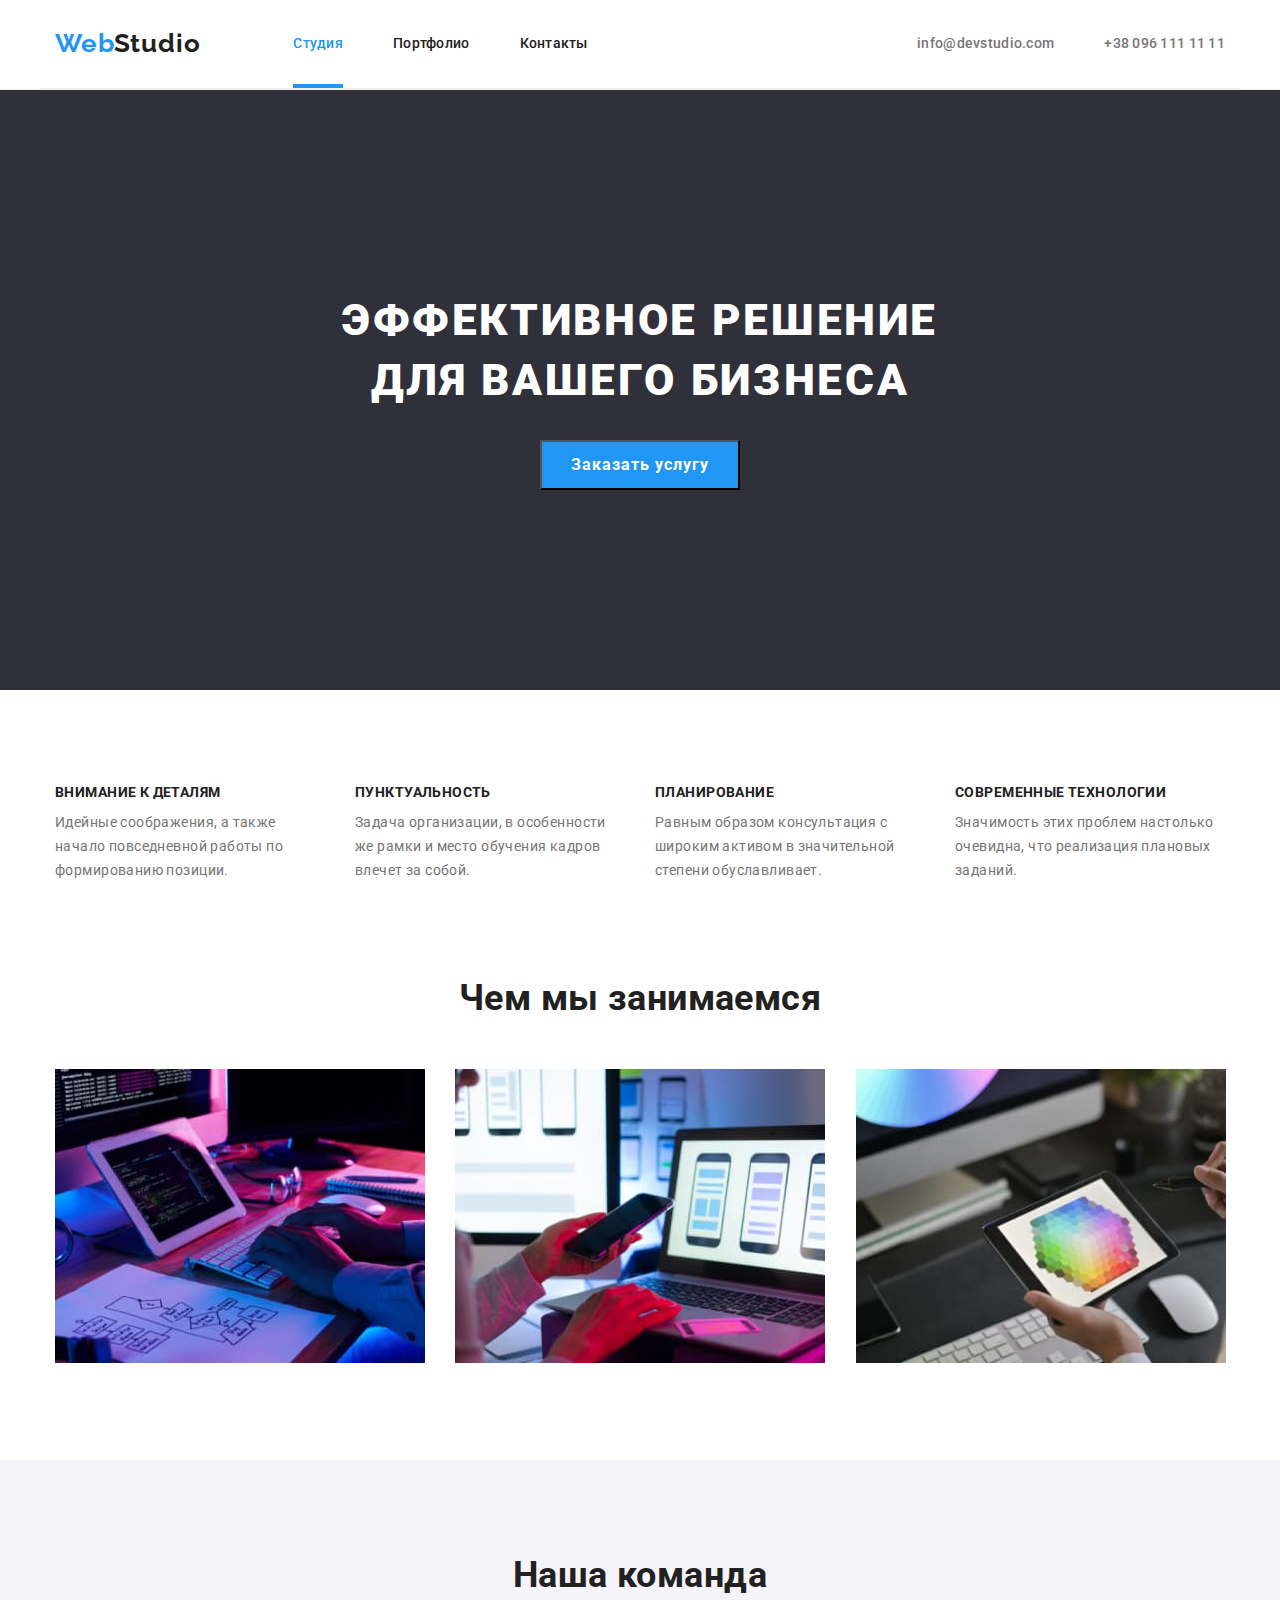
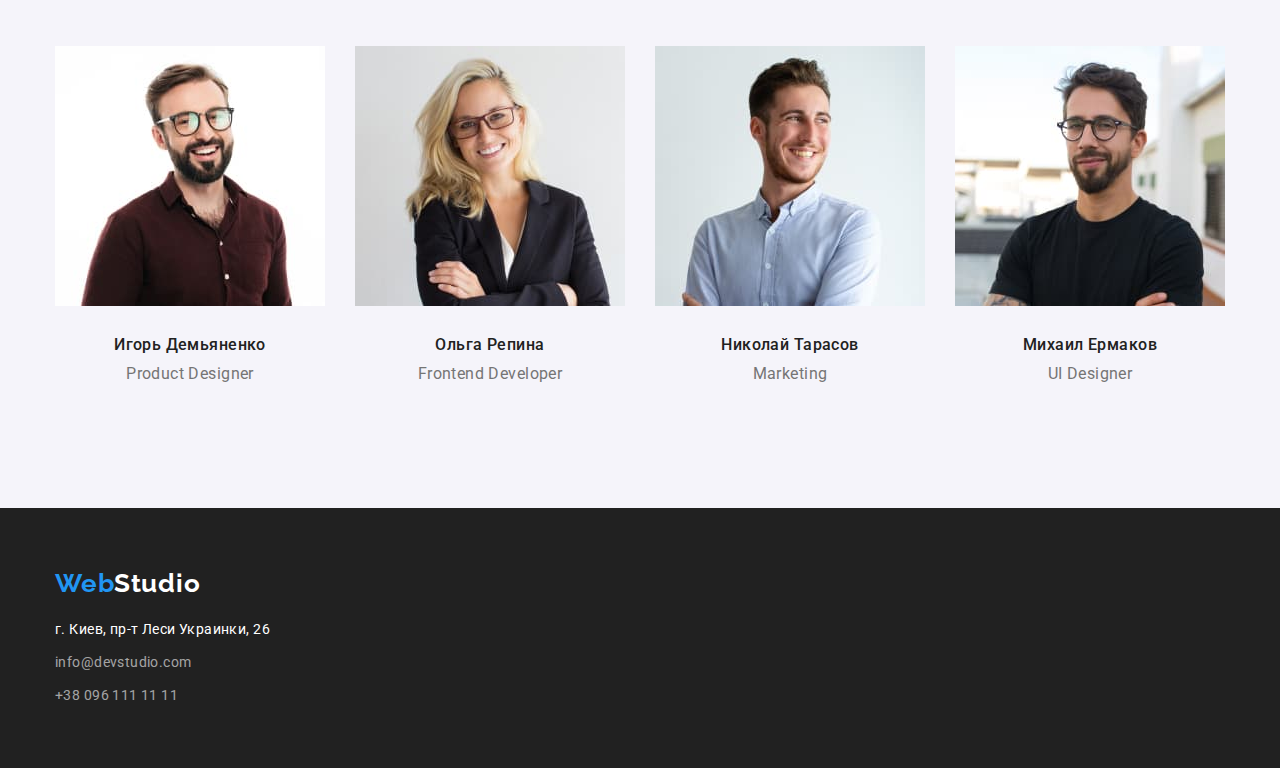
<file: index.html>
<!DOCTYPE html>
<html lang="ru">

<head>
    <meta charset="UTF-8">
    <meta http-equiv="X-UA-Compatible" content="IE=edge">
    <meta name="viewport" content="width=device-width, initial-scale=1.0">
    <title>homework#3</title>
    <link
        href="https://fonts.googleapis.com/css2?family=Raleway:wght@700&family=Roboto:wght@400;500;700;900&display=swap"
        rel="stylesheet">
    <link rel="stylesheet"
        href="https://cdnjs.cloudflare.com/ajax/libs/modern-normalize/1.1.0/modern-normalize.min.css">
    <link rel="stylesheet" href="./css/style.css" />

</head>

<body class="page">
    <!-- Шапка -->
    <header class="header">
        <div class="container header">
            <nav class="site-nav">
                <a class="logo" href="">
                    <span class="logo-accent">Web</span>
                    <span class="logo-black">Studio</span>
                </a>

                <ul class="link-list">
                    <li><a id="studio" class="link" href="./index.html">Студия</a></li>
                    <li><a class="link" href="./portfolio.html">Портфолио</a></li>
                    <li><a class="link" href="./index.html">Контакты</a></li>
                </ul>
            </nav>
            <ul class="contact">
                <li><a class="contact-link" href="mailto:info@devstudio.com">info@devstudio.com</a></li>
                <li><a class="contact-link" href="tel:+380961111111">+38 096 111 11 11</a></li>
            </ul>
        </div>
    </header>

    <main>
        <!-- Герой -->
        <section class="hero">
            <div class="container">
                <h1 class="hero-title">
                    ЭФФЕКТИВНОЕ РЕШЕНИЕ ДЛЯ ВАШЕГО БИЗНЕСА
                </h1>

                <button class="button" type="button">
                    Заказать услугу
                </button>
            </div>
        </section>

        <!--Особенности  features-->
        <section class="section features">
            <div class="container">
                <h2 class="section-title hidden">Преимущества</h2>
                <ul class="features-list">
                    <li>
                        <h3 class="title">ВНИМАНИЕ К ДЕТАЛЯМ</h3>

                        <p>Идейные соображения, а также начало повседневной работы по формированию позиции.</p>
                    </li>
                    <li>
                        <h3 class="title">ПУНКТУАЛЬНОСТЬ</h3>

                        <p>Задача организации, в особенности же рамки и место обучения кадров влечет за собой.</p>
                    </li>
                    <li>
                        <h3 class="title">ПЛАНИРОВАНИЕ</h3>

                        <p>Равным образом консультация с широким активом в значительной степени обуславливает.</p>
                    </li>
                    <li>
                        <h3 class="title">СОВРЕМЕННЫЕ ТЕХНОЛОГИИ</h3>

                        <p>Значимость этих проблем настолько очевидна, что реализация плановых заданий.</p>
                    </li>
                </ul>
            </div>
        </section>

        <!-- Чем занимаемся? -->
        <section class="section work">
            <div class="container">
                <h2 class="section-title">Чем мы занимаемся</h2>
                <ul class="work-list">
                    <li>
                        <img src="./images/whatwedoing1.jpg" alt="Работник пишет код" width="370">
                    </li>
                    <li>
                        <img src="./images/whatwedoing2.jpg" alt="Работник создает инетрфейс" width="370">
                    </li>
                    <li>
                        <img src="./images/whatwedoing3.jpg" alt="Работник подбирает цвет" width="370">
                    </li>
                </ul>
            </div>
        </section>

        <!-- Наша команда -->
        <section class="section staff">
            <div class="container">
                <h2 class="section-title">Наша команда</h2>
                <ul class="staff-name">
                    <li>
                        <img src="./images/team1.jpg" alt="Фото работника" width="270">
                        <div class="staff-box">
                            <h3 class="name">Игорь Демьяненко</h3>
                            <p class="position">Product Designer</p>
                        </div>
                    </li>
                    <li>
                        <img src="./images/team2.jpg" alt="Фото работника" width="270">
                        <div class="staff-box">
                            <h3 class="name">Ольга Репина</h3>
                            <p class="position">Frontend Developer</p>
                        </div>
                    </li>
                    <li>
                        <img src="./images/team3.jpg" alt="Фото работника" width="270">
                        <div class="staff-box">
                            <h3 class="name">Николай Тарасов</h3>
                            <p class="position">Marketing</p>
                        </div>
                    </li>
                    <li>
                        <img src="./images/team4.jpg" alt="Фото работника" width="270">
                        <div class="staff-box">
                            <h3 class="name">Михаил Ермаков</h3>
                            <p class="position">UI Designer</p>
                        </div>
                    </li>
                </ul>
            </div>
        </section>
    </main>

    <footer class="page-footer">
        <div class="container">
            <a class="logo-footer" href="">
                <span class="logo-accent">Web</span>
                <span class="logo-white">Studio</span>
            </a>

            <address>
                <ul class="adress-list">
                    <li><a class="text-info" href="" rel="noopener noreferrer" target="_blank">г. Киев, пр-т Леси
                            Украинки, 26</a></li>
                    <li>
                        <a class="info" href="mailto:info@devstudio.com">info@devstudio.com</a>
                    </li>
                    <li>
                        <a class="info" href="tel:+380961111111">+38 096 111 11 11</a>
                    </li>
                </ul>
            </address>
        </div>
    </footer>
</body>

</html>
</file>
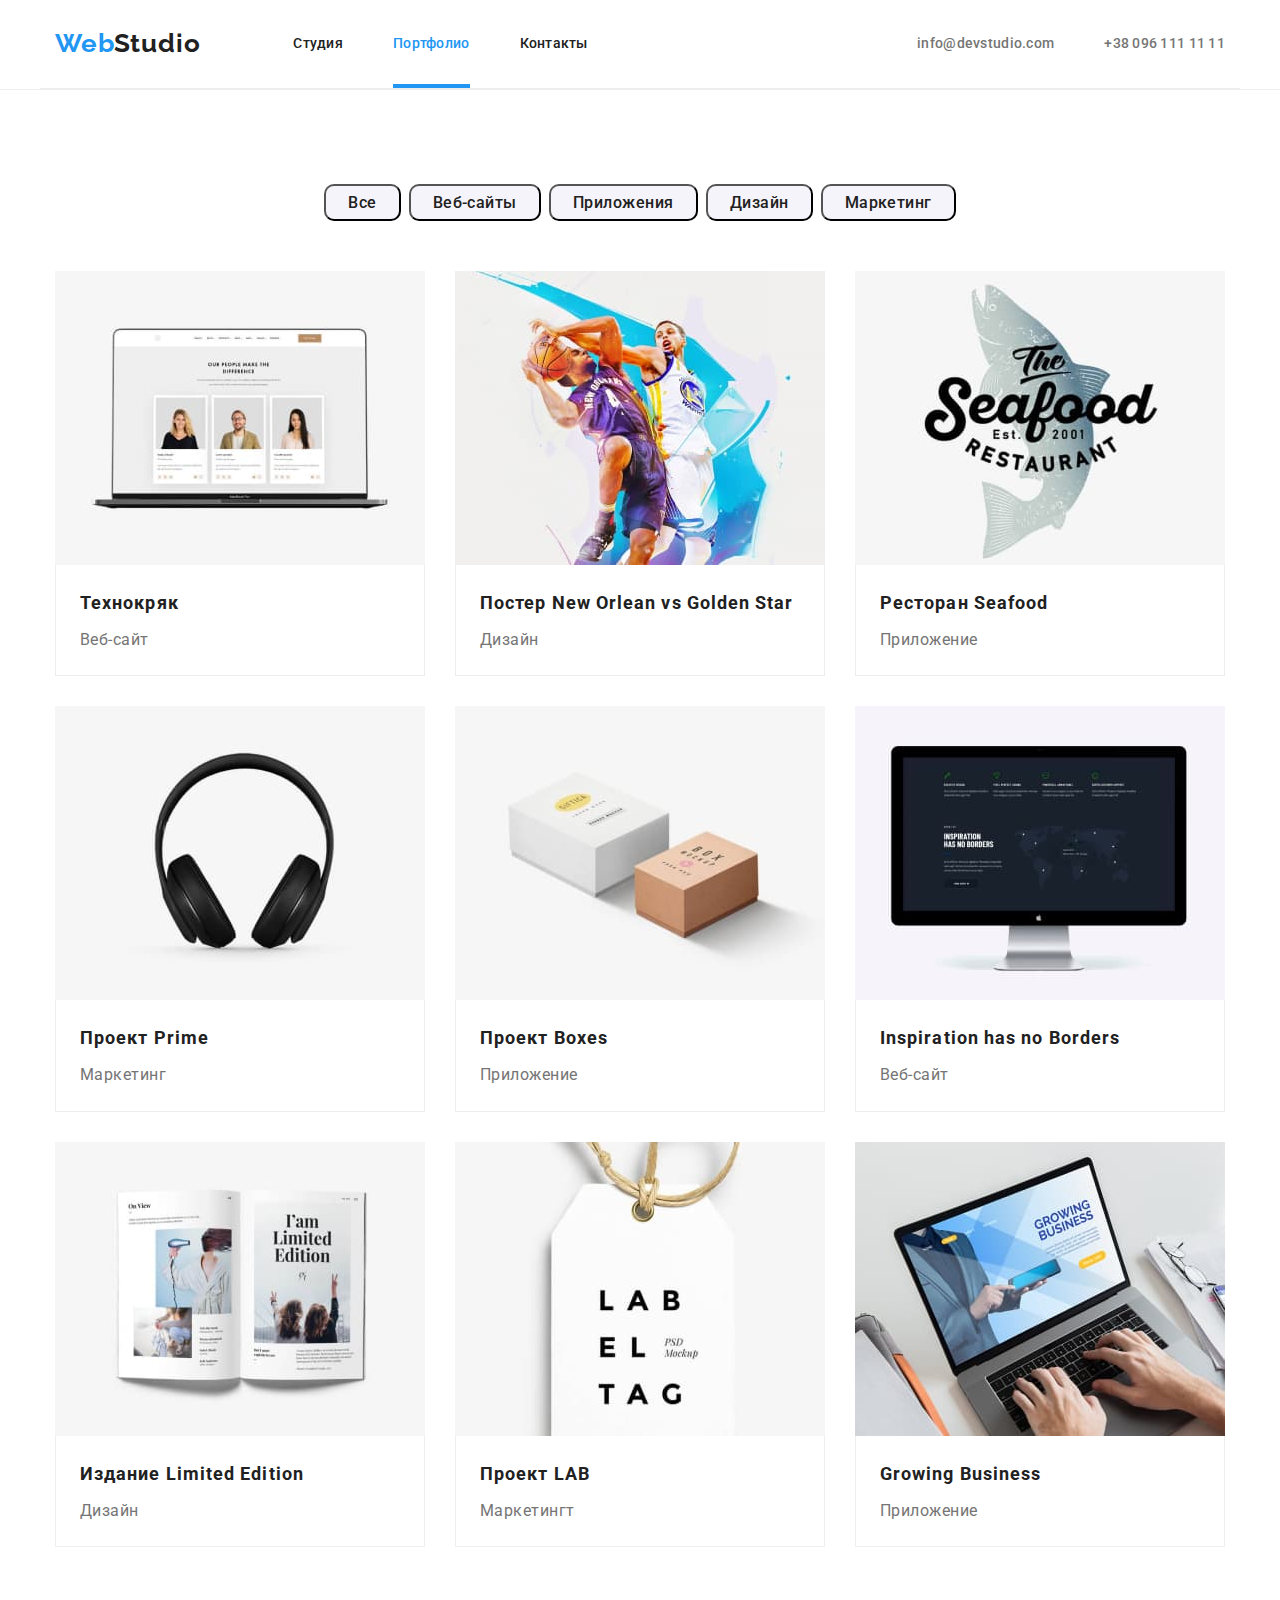
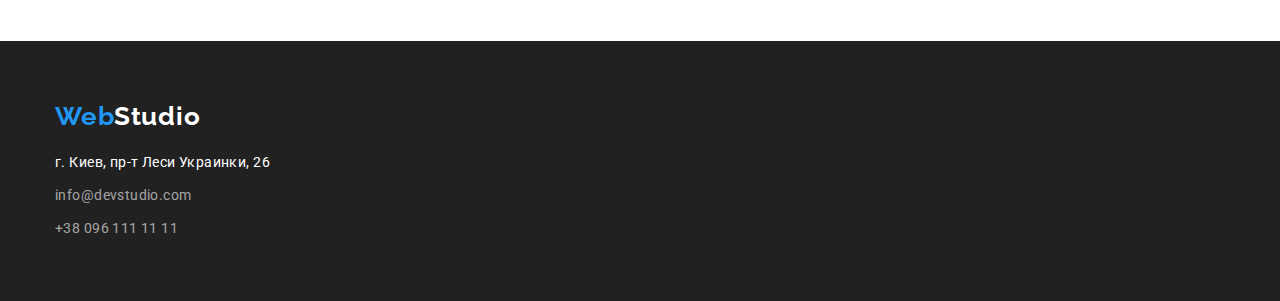
<file: portfolio.html>
<!DOCTYPE html>
<html lang="ru">

<head>
    <meta charset="UTF-8">
    <meta http-equiv="X-UA-Compatible" content="IE=edge">
    <meta name="viewport" content="width=device-width, initial-scale=1.0">
    <title>homework#3</title>
    <link rel="stylesheet"
        href="https://fonts.googleapis.com/css2?family=Raleway:wght@700&family=Roboto:wght@400;500;700;900&display=swap">
    <link rel="stylesheet"
        href="https://cdnjs.cloudflare.com/ajax/libs/modern-normalize/1.1.0/modern-normalize.min.css">
    <link rel="stylesheet" href="./css/style.css" />

</head>

<body class="page">
    <!-- Шапка -->
    <header class="header">
        <div class="container header">
            <nav class="site-nav">
                <a class="logo" href="">
                    <span class="logo-accent">Web</span>
                    <span class="logo-black">Studio</span>
                </a>

                <ul class="link-list">
                    <li><a class="link" href="./index.html">Студия</a></li>
                    <li><a id="portfolio" class="link" href="./portfolio.html">Портфолио</a></li>
                    <li><a class="link" href="./index.html">Контакты</a></li>
                </ul>
            </nav>
            <ul class="contact">
                <li><a class="contact-link" href="mailto:info@devstudio.com">info@devstudio.com</a></li>
                <li><a class="contact-link" href="tel:+380961111111">+38 096 111 11 11</a></li>
            </ul>
        </div>
    </header>

    <main>
        <section class="section-project">
            <div class="container">
                <h1 class="section-title hidden">Фильтр</h1>
                <ul class="buttons-filter">
                    <li>
                        <button class="buttons" type="button">Все</button>
                    </li>
                    <li>
                        <button class="buttons" type="button">Веб-сайты</button>
                    </li>
                    <li>
                        <button class="buttons" type="button">Приложения</button>
                    </li>
                    <li>
                        <button class="buttons" type="button">Дизайн</button>
                    </li>
                    <li>
                        <button class="buttons" type="button">Маркетинг</button>
                    </li>
                </ul>

                <h1 class="section-title hidden">Наши работы</h1>
                <ul class="project-list">
                    <li>
                        <a href="./index.html">
                            <img src="./images/portfolio1.jpg" alt="Ноутбук" width="370" height="294">
                            <div class="text-box">
                                <h2 class="project-name">Технокряк</h2>
                                <p class="project-direction">Веб-сайт</p>
                            </div>
                        </a>
                    </li>
                    <li>
                        <a href="./index.html">
                            <img src="./images/portfolio2.jpg" alt="баскетбол" width="370" height="294">
                            <div class="text-box">
                                <h2 class="project-name">Постер New Orlean vs Golden Star</h2>
                                <p class="project-direction">Дизайн</p>
                            </div>
                        </a>
                    </li>
                    <li>
                        <a href="./index.html">
                            <img src="./images/portfolio3.jpg" alt="Рыба" width="370" height="294">
                            <div class="text-box">
                                <h2 class="project-name">Ресторан Seafood</h2>
                                <p class="project-direction">Приложение</p>
                            </div>
                        </a>
                    </li>
                    <li>
                        <a href="./index.html">
                            <img src="./images/portfolio4.jpg" alt="Наушники" width="370" height="294">
                            <div class="text-box">
                                <h2 class="project-name">Проект Prime</h2>
                                <p class="project-direction">Маркетинг</p>
                            </div>
                        </a>
                    </li>
                    <li>
                        <a href="./index.html">
                            <img src="./images/portfolio5.jpg" alt="Коробки" width="370" height="294">
                            <div class="text-box">
                                <h2 class="project-name">Проект Boxes</h2>
                                <p class="project-direction">Приложение</p>
                            </div>
                        </a>
                    </li>
                    <li>
                        <a href="./index.html">
                            <img src="./images/portfolio6.jpg" alt="Mac" width="370" height="294">
                            <div class="text-box">
                                <h2 class="project-name">Inspiration has no Borders</h2>
                                <p class="project-direction">Веб-сайт</p>
                            </div>
                        </a>
                    </li>
                    <li>
                        <a href="./index.html">
                            <img src="./images/portfolio7.jpg" alt="Журнал" width="370" height="294">
                            <div class="text-box">
                                <h2 class="project-name">Издание Limited Edition</h2>
                                <p class="project-direction">Дизайн</p>
                            </div>
                        </a>
                    </li>
                    <li>
                        <a href="./index.html">
                            <img src="./images/portfolio8.jpg" alt="Визитка" width="370" height="294">
                            <div class="text-box">
                                <h2 class="project-name">Проект LAB</h2>
                                <p class="project-direction">Маркетингт</p>
                            </div>
                        </a>
                    </li>
                    <li>
                        <a href="./index.html">
                            <img src="./images/portfolio9.jpg" alt="Человек" width="370" height="294">
                            <div class="text-box">
                                <h2 class="project-name">Growing Business</h2>
                                <p class="project-direction">Приложение</p>
                            </div>
                        </a>
                    </li>
                </ul>
            </div>
        </section>
    </main>


    <footer class="page-footer">
        <div class="container">
            <a class="logo-footer" href="">
                <span class="logo-accent">Web</span>
                <span class="logo-white">Studio</span>
            </a>

            <address>
                <ul class="adress-list">
                    <li><a class="text-info" href="" rel="noopener noreferrer" target="_blank">г. Киев, пр-т Леси
                            Украинки, 26</a></li>
                    <li>
                        <a class="info" href="mailto:info@devstudio.com">info@devstudio.com</a>
                    </li>
                    <li>
                        <a class="info" href="tel:+380961111111">+38 096 111 11 11</a>
                    </li>
                </ul>
            </address>
        </div>
    </footer>
</body>

</html>
</file>
<file: css/style.css>
:root {
    --title-text-color: #212121;
    --primari-text-color: #757575;
    --primari-white-color: #ffffff;
    --accent-color: #2196f3;
    --header-bgrcolor: #ececec;
    --hero-bgrcolor: #2f303a;
    --staff-bdrcolor: #f5f4fa;
    --contact-footer: #ffffff99;
    --hover-button: #188ce8;
    --border-box: #eeeeee;
}

.page {
    background-color: var(--primari-white-color);
    color: var(--primari-text-color);

    font-family: Roboto, sans-serif;
    font-weight: 400;
    font-size: 14px;
    line-height: 1.17;
    letter-spacing: 0.03em;
}

ul {
    list-style: none;
    padding-left: 0px;
    margin-top: 0px;
    margin-bottom: 0px;
}

p {
    margin-top: 0px;
    margin-bottom: 0px;
}

img {
    display: block;
}

/* Header */
.header {
    border-bottom: 1px solid var(--border-box);
}

.container {
    width: 1200px;
    padding-left: 15px;
    padding-right: 15px;
    margin-left: auto;
    margin-right: auto;
}

/* Site-nav */
.logo-accent {
    margin-right: -4px;
    color: var(--accent-color);
}

.logo-black {
    color: var(--title-text-color);
}

.logo-white {
    color: var(--primari-white-color);
}

.logo-accent,
.logo-black,
.logo-white {
    font-family: Raleway, sans-serif;
    font-weight: 700;
    font-size: 26px;
    line-height: 1.17;
    letter-spacing: 0.03em;
}

.logo {
    display: inline-block;
}

.container.header {
    display: flex;
    align-items: center;
}

.site-nav {
    display: flex;
    align-items: center;
}

.link-list,
.contact {
    display: flex;
    margin: 0px;
    padding: 0px;
}

.link-list {
    margin-left: 93px;
}

.link-list .link,
.contact .contact-link {
    display: block;
    padding-top: 32px;
    padding-bottom: 32px;
}

.site-nav .link {
    color: var(--title-text-color);
}

.link-list li+li {
    margin-left: 50px;
}

.site-nav .link:hover,
.site-nav .link:focus {
    color: var(--accent-color);
}

.link {
    position: relative;
}

.link::after {
    content: "";

    position: absolute;
    left: 0px;
    bottom: 0px;

    display: block;
    width: 100%;
    height: 4px;
    background-color: var(--accent-color);
    display: none;
}

#studio {
    color: var(--accent-color);
    /* border-bottom: 4px solid var(--accent-color);
  border-radius: 2px; */
}

#studio::after {
    display: block;
}

#portfolio {
    color: var(--accent-color);
    /* border-bottom: -4px solid var(--accent-color);
  border-radius: 2px; */
}

#portfolio::after {
    display: block;
}

/* Contact */

.contact-link {
    color: var(--primari-text-color);
}

.contact li+li {
    margin-left: 50px;
}

.contact {
    margin-left: auto;
}

.contact .contact-link:hover,
.contact .contact-link:focus {
    color: var(--accent-color);
}

.site-nav,
.contact {
    font-weight: 500;
    font-size: 14px;
    line-height: 1.7;
    letter-spacing: 0.02em;
}

a {
    text-decoration: none;
}

/* Hero */
.hero {
    padding-top: 200px;
    padding-bottom: 200px;
    text-align: center;

    background-color: var(--hero-bgrcolor);
}

.hero-title {
    color: var(--primari-white-color);
    font-weight: 900;
    font-size: 44px;
    line-height: 1.37;
    letter-spacing: 0.06em;
    width: 696px;
    margin: 0px auto 30px auto;
}

/* Section */
.work-list {
    padding-left: 0px;
}

h2 {
    font-weight: 700;
    font-size: 36px;
    text-align: center;
}

/* Features */
.section.features,
.section-project {
    padding-top: 94px;
    padding-bottom: 94px;
}

.section-title {
    color: var(--title-text-color);
    margin-top: 0px;
    margin-bottom: 50px;
    text-align: center;
}

.section-title.hidden {
    position: absolute;
    width: 1px;
    height: 1px;
    margin: -1px;
    border: 0;
    padding: 0;
    white-space: nowrap;
    clip-path: inset(100%);
    clip: rect(0 0 0 0);
    overflow: hidden;
}

.features-list {
    display: flex;
    padding-left: 0px;
}

.features-list li {
    width: 270px;
}

.features-list li:not(:nth-last-child(1)) {
    margin-right: 30px;
}

.features-list .title {
    color: var(--title-text-color);
    font-weight: 700;
    font-size: 14px;
    margin-top: 0px;
    margin-bottom: 10px;
}

.features-list p {
    line-height: 1.71;
}

/* Work */
.section.work {
    padding-bottom: 94px;
}

.work-list li {
    display: inline-block;
    margin-right: -3px;
}

.work-list li+li {
    margin-left: 30px;
}

/* Staff */
.section.staff {
    padding-top: 94px;
    padding-bottom: 94px;

    background-color: var(--staff-bdrcolor);
}

.staff-box {
    padding-top: 30px;
    padding-bottom: 30px;
}

.staff-name {
    display: flex;
    padding-left: 0px;
    margin-top: 0px;
    margin-bottom: 0px;
}

.staff-name li+li {
    margin-left: 30px;
}

.staff-name .name {
    color: var(--title-text-color);
    font-weight: 500;
    font-size: 16px;
    margin-top: 0px;
    margin-bottom: 10px;
    text-align: center;
}

.staff-name .position {
    font-size: 16px;
    text-align: center;
}

/* Footer */

.page-footer {
    padding-top: 60px;
    padding-bottom: 60px;

    background-color: var(--title-text-color);
}

.logo-footer {
    display: block;
    margin-bottom: 20px;
}

.page-footer .text-info {
    color: var(--primari-white-color);
    font-style: normal;
    line-height: 1.71;
}

.adress-list .info {
    color: var(--contact-footer);
    font-style: normal;
    line-height: 1.71;
}

.adress-list .info:hover,
.adress-list .info:focus {
    color: var(--accent-color);
}

.adress-list {
    padding-left: 0px;
}

.adress-list li+li {
    margin-top: 9px;
}

/* Button */
.button {
    width: 200px;
    height: 50px;

    color: var(--primari-white-color);
    background-color: var(--accent-color);

    font-weight: 700;
    font-size: 16px;
    line-height: 1.88;
    letter-spacing: 0.06em;
    cursor: pointer;
    text-align: center;
}

.button:hover,
.button:focus {
    background-color: var(--hover-button);
}

.buttons {
    padding: 4px 22px;
    border-radius: 10px;

    color: var(--title-text-color);
    background-color: var(--staff-bdrcolor);
    font-weight: 500;
    font-size: 16px;
    line-height: 1.6;
    letter-spacing: 0.03em;
    cursor: pointer;
    text-align: center;
}

.buttons:hover,
.buttons:focus {
    color: var(--primari-white-color);
    background-color: var(--accent-color);
}

/* PORTFOLIO */
/* Filter */

.filter {
    width: 611px;
    height: 54px;
    margin: 94px auto 34px;
}

.project {
    margin-bottom: 94px;
}

.buttons-filter {
    margin: 0px auto 50px;
    display: flex;
    justify-content: center;
}

.buttons-filter li+li {
    margin-left: 8px;
}

/* Project */
.text-box {
    padding: 20px 24px;
    border-right: 1px solid var(--border-box);
    border-bottom: 1px solid var(--border-box);
    border-left: 1px solid var(--border-box);
}

.project-name {
    color: var(--title-text-color);
    font-weight: 700;
    font-size: 18px;
    line-height: 2;
    vertical-align: top;
    text-align: left;
    letter-spacing: 0.06em;
    margin-top: 0px;
    margin-bottom: 4px;
}

.project-text {
    color: var(--primari-white-color);
}

.project-direction {
    font-size: 16px;
    line-height: 1.88;
    text-align: left;
    vertical-align: top;
    letter-spacing: 0.03em;

    color: var(--primari-text-color);
}

.project-text:hover {
    color: var(--primari-white-color);
    background-color: var(--accent-color);
}

.project-list {
    display: flex;
    flex-wrap: wrap;
}

.project-list li:not(:nth-of-type(3n)) {
    margin-right: 30px;
}

.project-list li:not(:nth-last-child(-n + 3)) {
    margin-bottom: 30px;
}

/* основной цвет background: #212121; --title-text-color */

/* неактивные контакты, абзац и вторичный  background: #757575; --primari-text-color */

/* основной фон страницы background: #FFFFFF; --primari-white-color */

/* акцент background: #2196F3;--accent-color */
/* ховер героя backgraund: #188CE8; --hover-button */

/* фон бизнеса и футер background: #2F303A; --business-bgrcolor */
/* фон команда background: #F5F4FA; --staff-bdrcolor */

/* контакты в футере background: #FFFFFF99;   rgba(0, 0, 0, 0.6); --contact-footer */
</file>
